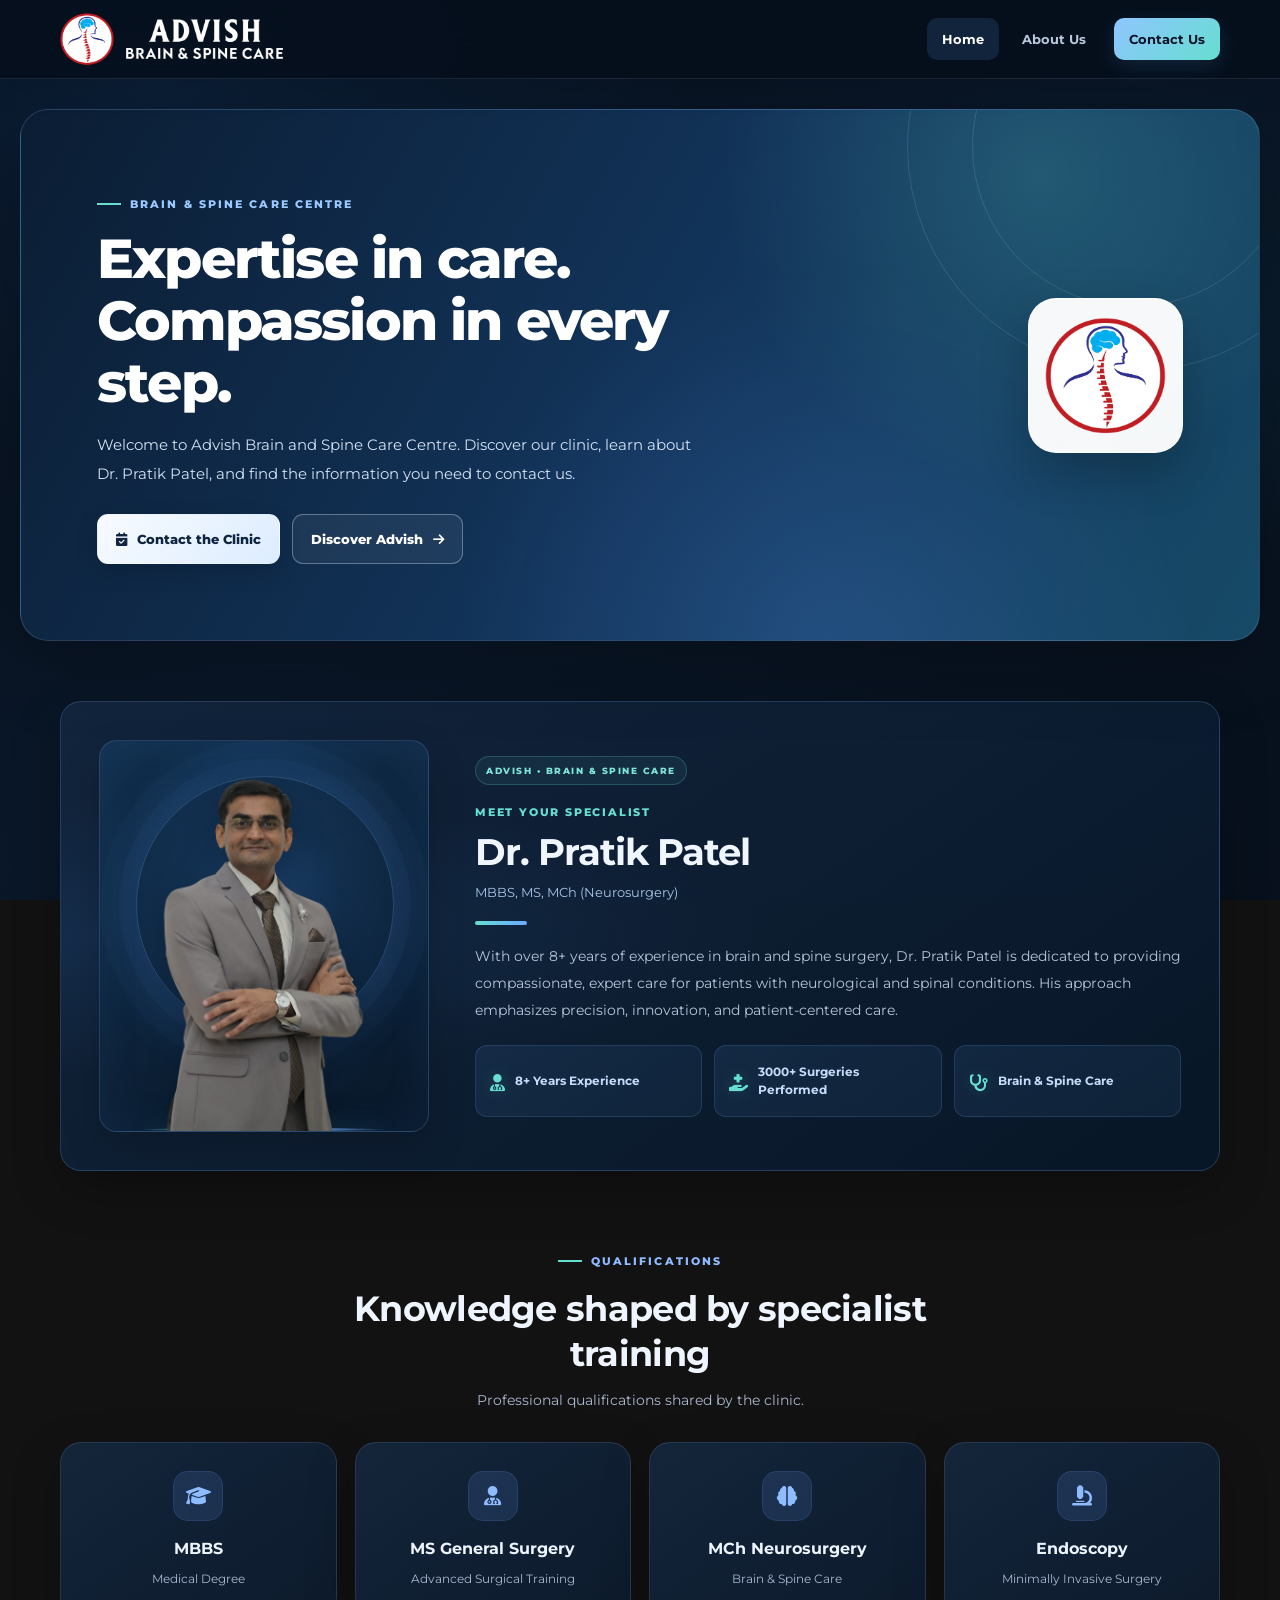
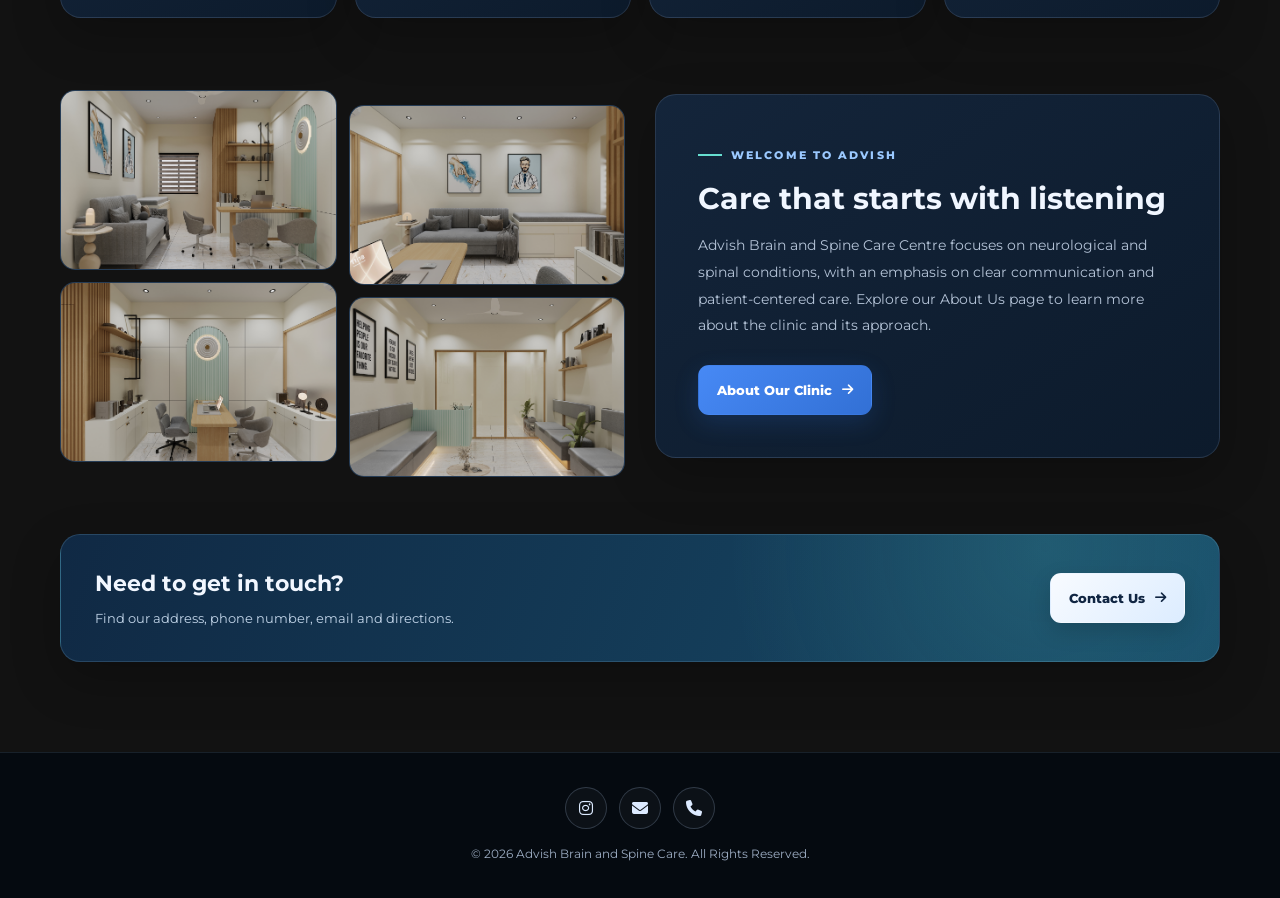
<file: index.html>
<!DOCTYPE html>
<html lang="en">
<head>
<meta charset="UTF-8">
<meta name="viewport" content="width=device-width, initial-scale=1.0">
<link rel="stylesheet" href="style1.css">
<link href="https://fonts.googleapis.com/css2?family=Montserrat:wght@400;500;600;700;800&display=swap" rel="stylesheet">
<link rel="stylesheet" href="https://cdnjs.cloudflare.com/ajax/libs/font-awesome/6.5.0/css/all.min.css">
<meta name="description" content="Advish Brain and Spine Care Centre in Vadodara, Gujarat. Learn about Dr. Pratik Patel and contact the clinic.">
<title>Advish Brain and Spine Care | Vadodara</title>
</head>
<body>
<nav class="navbar" aria-label="Main navigation">
    <a class="brand" href="index.html" aria-label="Advish Brain and Spine Care home"><span class="logo"><img src="logo3.png" alt="Advish logo"></span><img class="brand-name" src="advish-name.png" alt="Advish Brain &amp; Spine Care"></a>
    <ul class="nav-links"><li><a class="active" href="index.html">Home</a></li><li><a href="about.html">About Us</a></li><li><a class="nav-cta" href="contact.html">Contact Us</a></li></ul>
</nav>
<main>
<section class="hero">
    <div class="hero-copy">
        <span class="eyebrow">Brain &amp; Spine Care Centre</span>
        <h1>Expertise in care.<br>Compassion in every step.</h1>
        <p>Welcome to Advish Brain and Spine Care Centre. Discover our clinic, learn about Dr. Pratik Patel, and find the information you need to contact us.</p>
        <div class="hero-actions">
            <a class="button button-light" href="contact.html"><i class="fa-solid fa-calendar-check" aria-hidden="true"></i> Contact the Clinic</a>
            <a class="button button-outline" href="about.html">Discover Advish <i class="fa-solid fa-arrow-right" aria-hidden="true"></i></a>
        </div>
    </div>
    <div class="hero-logo"><img src="logo3.png" alt="Advish Brain and Spine Care logo"></div>
</section>

<section class="section">
    <div class="container doctor-card">
        <div class="doctor-photo"><img src="Pratik2.png" alt="Dr. Pratik Patel" loading="lazy"></div>
        <div class="doctor-info">
            <p class="doctor-tag">Meet your specialist</p>
            <h2>Dr. Pratik Patel</h2>
            <p class="doctor-degrees">MBBS, MS, MCh (Neurosurgery)</p>
            <div class="accent-line"></div>
            <p class="doctor-desc">With over 8+ years of experience in brain and spine surgery, Dr. Pratik Patel is dedicated to providing compassionate, expert care for patients with neurological and spinal conditions. His approach emphasizes precision, innovation, and patient-centered care.</p>
            <div class="highlight-grid">
                <div class="highlight-item"><i class="fa-solid fa-user-doctor" aria-hidden="true"></i><span>8+ Years Experience</span></div>
                <div class="highlight-item"><i class="fa-solid fa-hand-holding-medical" aria-hidden="true"></i><span>3000+ Surgeries Performed</span></div>
                <div class="highlight-item"><i class="fa-solid fa-stethoscope" aria-hidden="true"></i><span>Brain &amp; Spine Care</span></div>
            </div>
        </div>
    </div>
</section>

<section class="section">
    <div class="container">
        <div class="section-heading">
            <span class="eyebrow">Qualifications</span>
            <h2>Knowledge shaped by specialist training</h2>
            <p>Professional qualifications shared by the clinic.</p>
        </div>
        <div class="degree-grid">
            <article class="degree-card"><div class="degree-icon"><i class="fa-solid fa-graduation-cap" aria-hidden="true"></i></div><h3>MBBS</h3><p>Medical Degree</p></article>
            <article class="degree-card"><div class="degree-icon"><i class="fa-solid fa-user-doctor" aria-hidden="true"></i></div><h3>MS General Surgery</h3><p>Advanced Surgical Training</p></article>
            <article class="degree-card"><div class="degree-icon"><i class="fa-solid fa-brain" aria-hidden="true"></i></div><h3>MCh Neurosurgery</h3><p>Brain &amp; Spine Care</p></article>
            <article class="degree-card"><div class="degree-icon"><i class="fa-solid fa-microscope" aria-hidden="true"></i></div><h3>Endoscopy</h3><p>Minimally Invasive Surgery</p></article>
        </div>
    </div>
</section>

<section class="section">
    <div class="container about-split">
        <div class="image-grid" aria-label="Clinic photographs">
            <div class="img-box"><img src="1.jpeg" alt="Clinic reception and waiting area" loading="lazy"></div>
            <div class="img-box"><img src="2.jpeg" alt="Clinic consultation space" loading="lazy"></div>
            <div class="img-box"><img src="3.jpeg" alt="Clinic interior" loading="lazy"></div>
            <div class="img-box"><img src="4.jpeg" alt="Clinic corridor" loading="lazy"></div>
        </div>
        <div class="about-card">
            <span class="eyebrow">Welcome to Advish</span>
            <h2>Care that starts with listening</h2>
            <p>Advish Brain and Spine Care Centre focuses on neurological and spinal conditions, with an emphasis on clear communication and patient-centered care. Explore our About Us page to learn more about the clinic and its approach.</p>
            <div class="contact-actions"><a class="button button-blue" href="about.html">About Our Clinic <i class="fa-solid fa-arrow-right" aria-hidden="true"></i></a></div>
        </div>
    </div>
</section>

<section class="section">
    <div class="container clinic-banner">
        <div><h2>Need to get in touch?</h2><p>Find our address, phone number, email and directions.</p></div>
        <a class="button button-light" href="contact.html">Contact Us <i class="fa-solid fa-arrow-right" aria-hidden="true"></i></a>
    </div>
</section>
</main>
<footer class="site-footer">
    <div class="footer-inner">
        <div class="social-icons">
            <a href="https://www.instagram.com/advishbrainandspinecare0/" target="_blank" rel="noopener noreferrer" aria-label="Instagram"><i class="fa-brands fa-instagram" aria-hidden="true"></i></a>
            <a href="mailto:pratikpatel6590@gmail.com" aria-label="Email"><i class="fa-solid fa-envelope" aria-hidden="true"></i></a>
            <a href="tel:+919909956454" aria-label="Call clinic"><i class="fa-solid fa-phone" aria-hidden="true"></i></a>
        </div>
        <p>© 2026 Advish Brain and Spine Care. All Rights Reserved.</p>
    </div>
</footer>
</body>
</html>
</file>
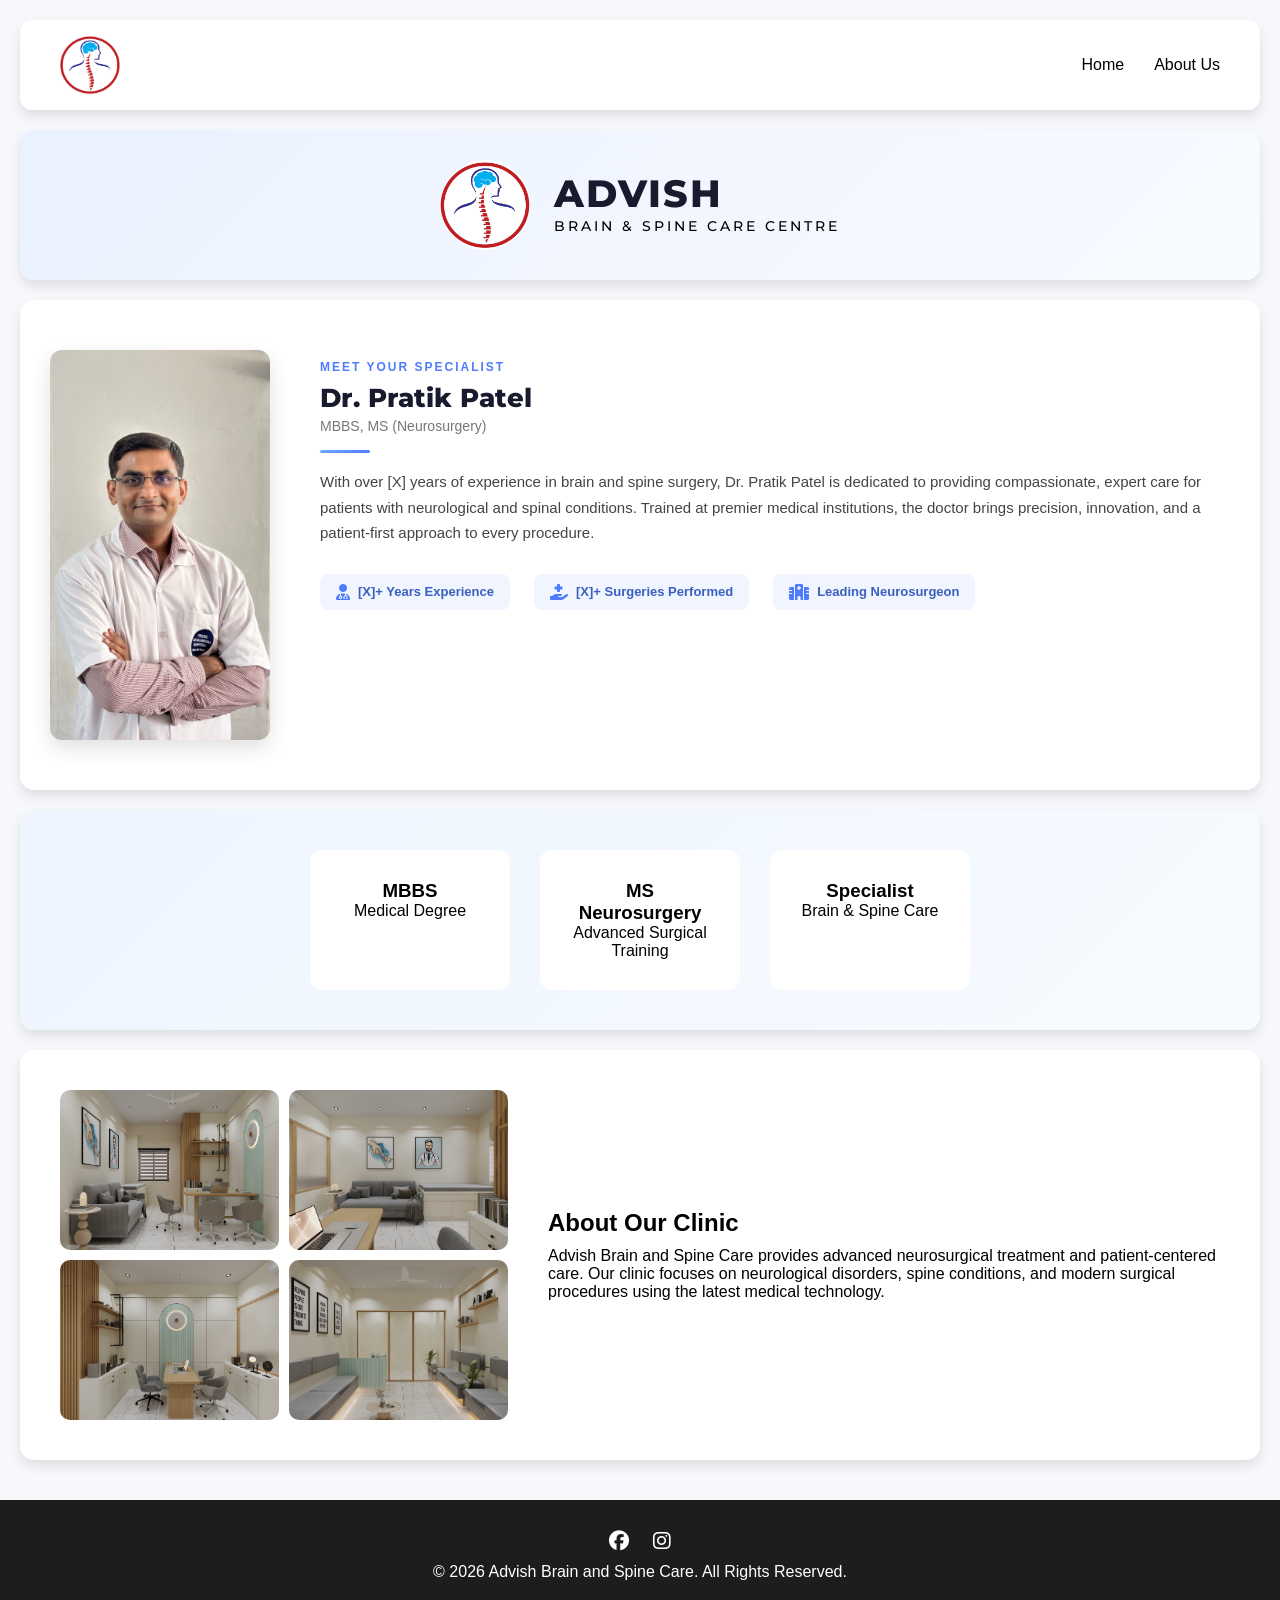
<file: public/index.html>
<!DOCTYPE html>
<html lang="en">
<head>
<meta charset="UTF-8">
<meta name="viewport" content="width=device-width, initial-scale=1.0">
<title>Advish Brain and Spine Care</title>
<link rel="stylesheet" href="style.css">

<!-- Montserrat font -->
<link href="https://fonts.googleapis.com/css2?family=Montserrat:wght@400;500;600;800&display=swap" rel="stylesheet">

<!-- icons -->
<link rel="stylesheet" href="https://cdnjs.cloudflare.com/ajax/libs/font-awesome/6.5.0/css/all.min.css">
</head>

<body>

<!-- NAVBAR -->
<nav class="navbar">
    <div class="logo"><img src="images/advish_logo.jpg" alt="LOGO"></div>

    <ul class="nav-links">
        <li><a href="#hero">Home</a></li>
        <li><a href="#about">About Us</a></li>
    </ul>
</nav>


<!-- HERO SECTION -->
<section class="hero" id="hero">
    <div class="hero-brand">
        <div class="hero-logo">
            <img src="images/advish_logo.jpg" alt="Advish Logo">
        </div>
        <div class="hero-title">
            <span class="hero-name">ADVISH</span>
            <span class="hero-subtitle">BRAIN &amp; SPINE CARE CENTRE</span>
        </div>
    </div>
</section>


<!-- DOCTOR SECTION -->
<section class="doctor-section">

    <div class="doctor-photo">
        <img src="images/Doctor.jpeg" alt="Doctor Photo">
    </div>

    <div class="doctor-info">
        <p class="doctor-tag">Meet Your Specialist</p>
        <h2 class="doctor-name">Dr. Pratik Patel</h2>
        <p class="doctor-degrees">MBBS, MS (Neurosurgery)</p>

        <div class="doctor-divider"></div>

        <p class="doctor-desc">
            With over [X] years of experience in brain and spine surgery,
            Dr. Pratik Patel is dedicated to providing compassionate, expert care
            for patients with neurological and spinal conditions. Trained at
            premier medical institutions, the doctor brings precision,
            innovation, and a patient-first approach to every procedure.
        </p>

        <div class="doctor-highlights">
            <div class="highlight-item">
                <i class="fa-solid fa-user-doctor"></i>
                <span>[X]+ Years Experience</span>
            </div>
            <div class="highlight-item">
                <i class="fa-solid fa-hand-holding-medical"></i>
                <span>[X]+ Surgeries Performed</span>
            </div>
            <div class="highlight-item">
                <i class="fa-solid fa-hospital"></i>
                <span>Leading Neurosurgeon</span>
            </div>
        </div>
    </div>

</section>


<!-- DEGREES SECTION -->
<section class="degrees-section">

    <div class="degree-card">
        <h3>MBBS</h3>
        <p>Medical Degree</p>
    </div>

    <div class="degree-card">
        <h3>MS Neurosurgery</h3>
        <p>Advanced Surgical Training</p>
    </div>

    <div class="degree-card">
        <h3>Specialist</h3>
        <p>Brain &amp; Spine Care</p>
    </div>

</section>


<!-- ABOUT CLINIC -->
<section class="about-clinic" id="about">

    <div class="image-grid">
        <div class="img-box"><img src="images/1.jpeg" alt="Clinic Image 1"></div>
        <div class="img-box"><img src="images/2.jpeg" alt="Clinic Image 2"></div>
        <div class="img-box"><img src="images/3.jpeg" alt="Clinic Image 3"></div>
        <div class="img-box"><img src="images/4.jpeg" alt="Clinic Image 4"></div>
    </div>

    <div class="about-text">
        <h2>About Our Clinic</h2>
        <p>
        Advish Brain and Spine Care provides advanced neurosurgical
        treatment and patient-centered care. Our clinic focuses on
        neurological disorders, spine conditions, and modern surgical
        procedures using the latest medical technology.
        </p>
    </div>

</section>


<!-- FOOTER -->
<footer>

    <div class="social-icons">
        <a href="#"><i class="fa-brands fa-facebook"></i></a>
        <a href="#"><i class="fa-brands fa-instagram"></i></a>
    </div>

    <p>© 2026 Advish Brain and Spine Care. All Rights Reserved.</p>

</footer>

</body>
</html>
</file>
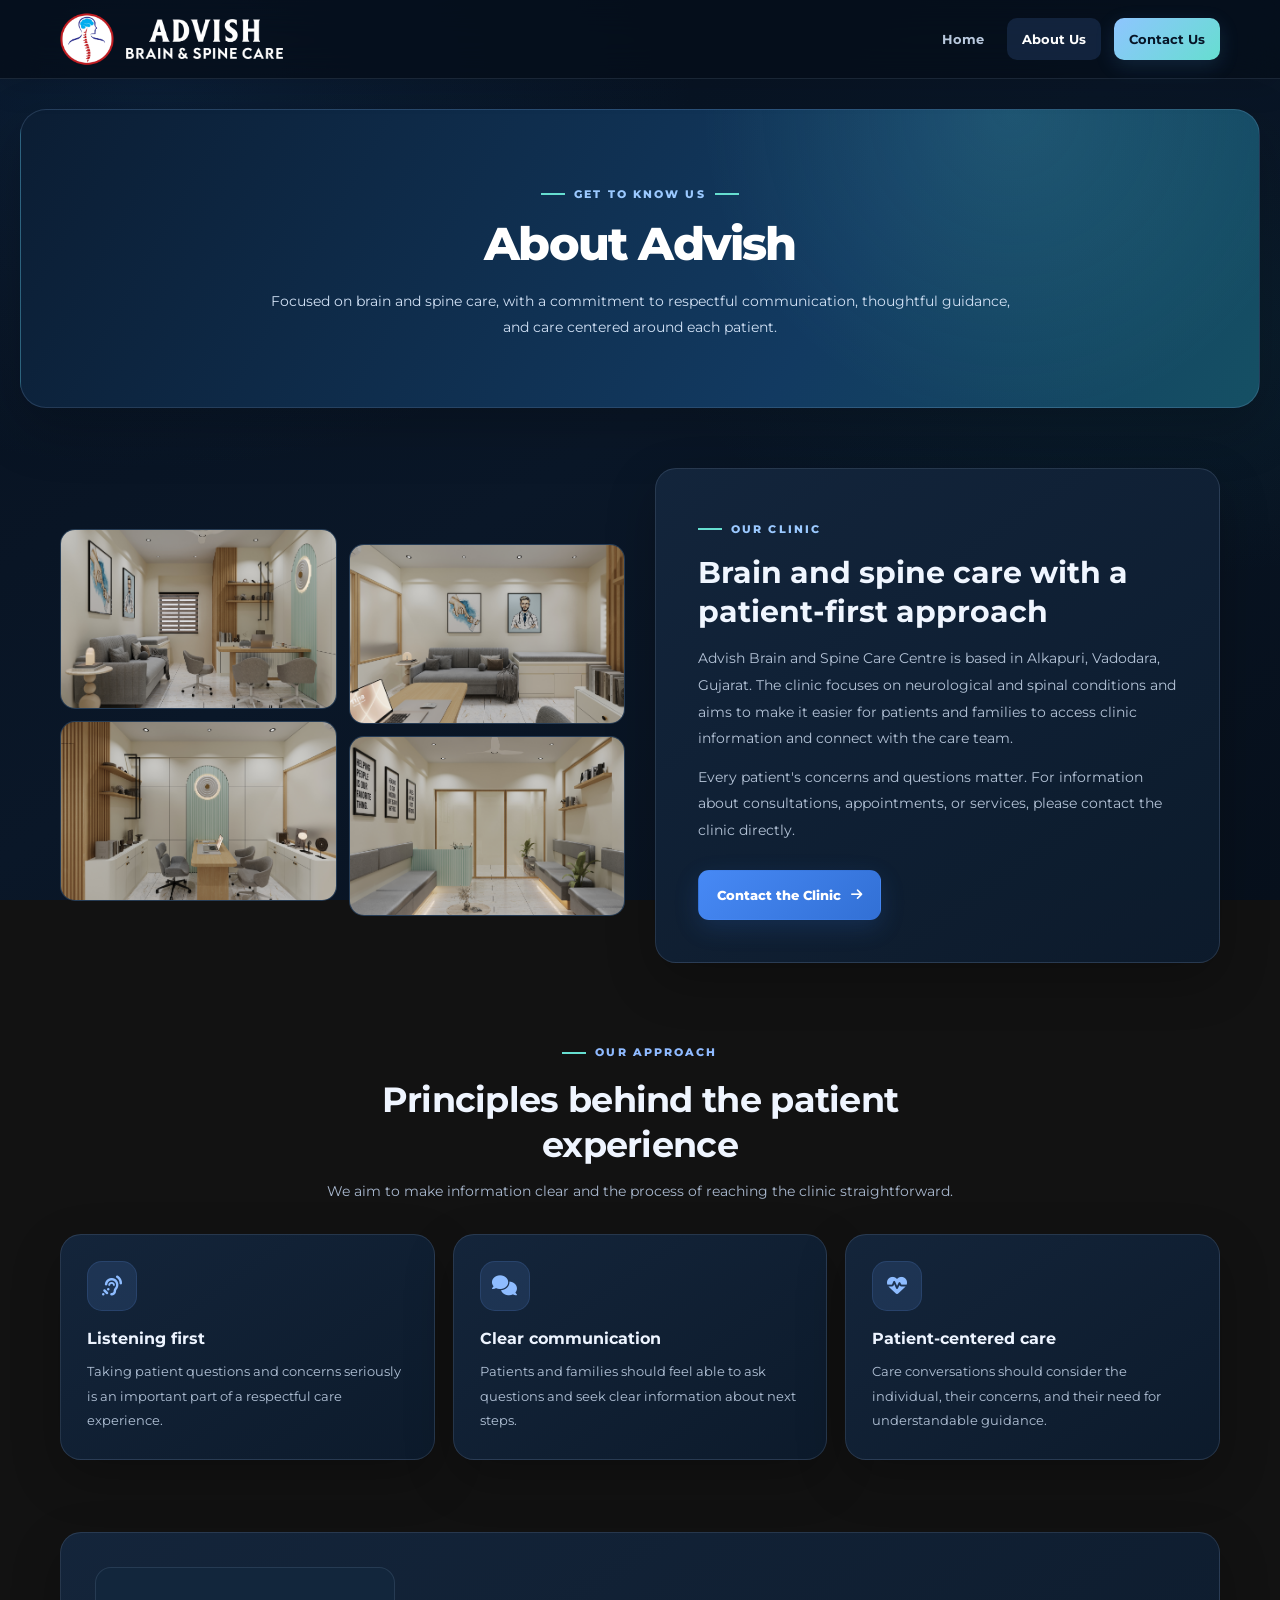
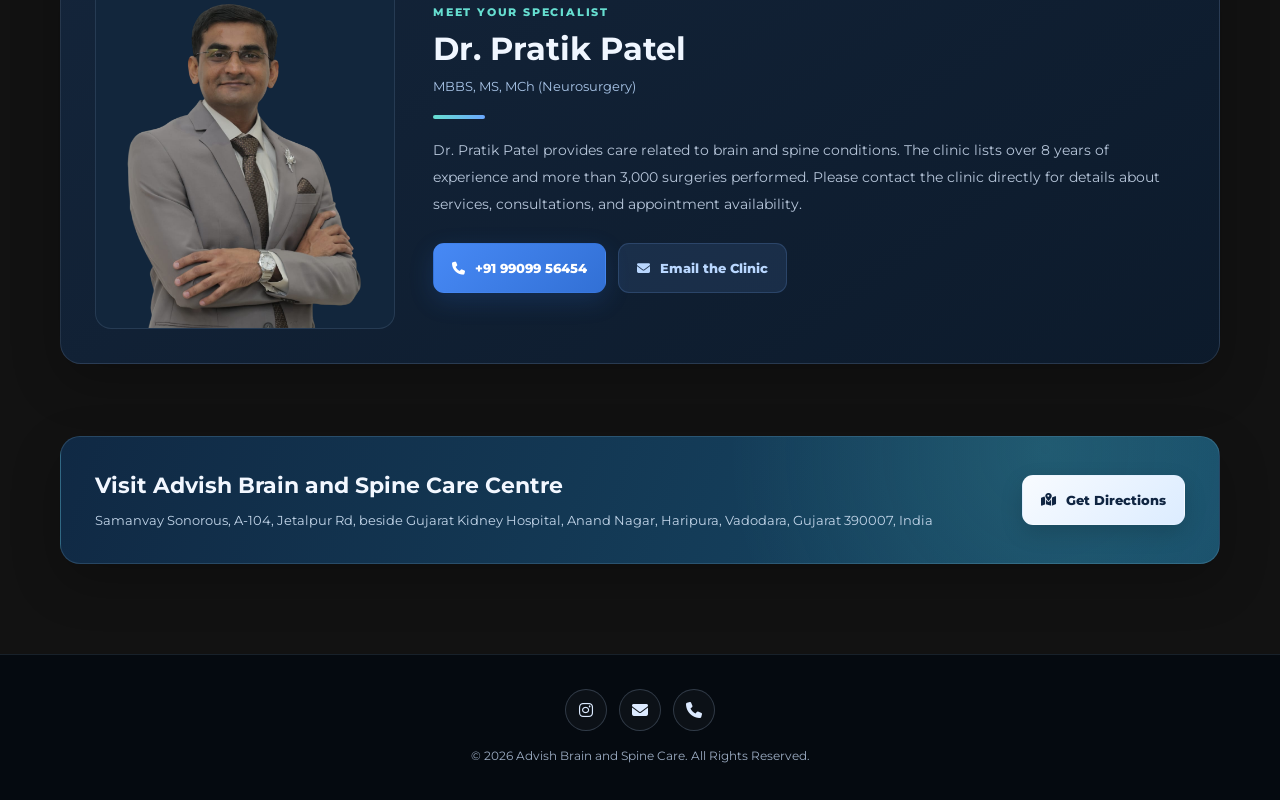
<file: about.html>
<!DOCTYPE html>
<html lang="en">
<head>
<meta charset="UTF-8">
<meta name="viewport" content="width=device-width, initial-scale=1.0">
<link rel="stylesheet" href="style1.css">
<link href="https://fonts.googleapis.com/css2?family=Montserrat:wght@400;500;600;700;800&display=swap" rel="stylesheet">
<link rel="stylesheet" href="https://cdnjs.cloudflare.com/ajax/libs/font-awesome/6.5.0/css/all.min.css">
<meta name="description" content="Learn about Advish Brain and Spine Care Centre and Dr. Pratik Patel in Vadodara, Gujarat.">
<title>About Us | Advish Brain and Spine Care</title>
</head>
<body>
<nav class="navbar" aria-label="Main navigation">
    <a class="brand" href="index.html" aria-label="Advish Brain and Spine Care home"><span class="logo"><img src="logo3.png" alt="Advish logo"></span><img class="brand-name" src="advish-name.png" alt="Advish Brain &amp; Spine Care"></a>
    <ul class="nav-links"><li><a href="index.html">Home</a></li><li><a class="active" href="about.html">About Us</a></li><li><a class="nav-cta" href="contact.html">Contact Us</a></li></ul>
</nav>
<main>
<header class="page-hero">
    <span class="eyebrow">Get to know us</span>
    <h1>About Advish</h1>
    <p>Focused on brain and spine care, with a commitment to respectful communication, thoughtful guidance, and care centered around each patient.</p>
</header>

<section class="section">
    <div class="container about-split">
        <div class="image-grid" aria-label="Photographs of the clinic">
            <div class="img-box"><img src="1.jpeg" alt="Clinic waiting area" loading="lazy"></div>
            <div class="img-box"><img src="2.jpeg" alt="Clinic consultation area" loading="lazy"></div>
            <div class="img-box"><img src="3.jpeg" alt="Clinic interior" loading="lazy"></div>
            <div class="img-box"><img src="4.jpeg" alt="Clinic hallway" loading="lazy"></div>
        </div>
        <article class="about-card">
            <span class="eyebrow">Our clinic</span>
            <h2>Brain and spine care with a patient-first approach</h2>
            <p>Advish Brain and Spine Care Centre is based in Alkapuri, Vadodara, Gujarat. The clinic focuses on neurological and spinal conditions and aims to make it easier for patients and families to access clinic information and connect with the care team.</p>
            <p style="margin-top:12px">Every patient's concerns and questions matter. For information about consultations, appointments, or services, please contact the clinic directly.</p>
            <div class="contact-actions"><a class="button button-blue" href="contact.html">Contact the Clinic <i class="fa-solid fa-arrow-right" aria-hidden="true"></i></a></div>
        </article>
    </div>
</section>

<section class="section">
    <div class="container">
        <div class="section-heading">
            <span class="eyebrow">Our approach</span>
            <h2>Principles behind the patient experience</h2>
            <p>We aim to make information clear and the process of reaching the clinic straightforward.</p>
        </div>
        <div class="value-grid">
            <article class="value-card"><div class="degree-icon"><i class="fa-solid fa-ear-listen" aria-hidden="true"></i></div><h3>Listening first</h3><p>Taking patient questions and concerns seriously is an important part of a respectful care experience.</p></article>
            <article class="value-card"><div class="degree-icon"><i class="fa-solid fa-comments" aria-hidden="true"></i></div><h3>Clear communication</h3><p>Patients and families should feel able to ask questions and seek clear information about next steps.</p></article>
            <article class="value-card"><div class="degree-icon"><i class="fa-solid fa-heart-pulse" aria-hidden="true"></i></div><h3>Patient-centered care</h3><p>Care conversations should consider the individual, their concerns, and their need for understandable guidance.</p></article>
        </div>
    </div>
</section>

<section class="section">
    <div class="container doctor-card">
        <div class="doctor-photo"><img src="Pratik2.png" alt="Dr. Pratik Patel" loading="lazy"></div>
        <div class="doctor-info">
            <p class="doctor-tag">Meet your specialist</p>
            <h2>Dr. Pratik Patel</h2>
            <p class="doctor-degrees">MBBS, MS, MCh (Neurosurgery)</p>
            <div class="accent-line"></div>
            <p class="doctor-desc">Dr. Pratik Patel provides care related to brain and spine conditions. The clinic lists over 8 years of experience and more than 3,000 surgeries performed. Please contact the clinic directly for details about services, consultations, and appointment availability.</p>
            <div class="contact-actions"><a class="button button-blue" href="tel:+919909956454"><i class="fa-solid fa-phone" aria-hidden="true"></i> +91 99099 56454</a><a class="button button-soft" href="mailto:pratikpatel6590@gmail.com"><i class="fa-solid fa-envelope" aria-hidden="true"></i> Email the Clinic</a></div>
        </div>
    </div>
</section>

<section class="section">
    <div class="container clinic-banner">
        <div><h2>Visit Advish Brain and Spine Care Centre</h2><p>Samanvay Sonorous, A-104, Jetalpur Rd, beside Gujarat Kidney Hospital, Anand Nagar, Haripura, Vadodara, Gujarat 390007, India</p></div>
        <a class="button button-light" href="https://www.google.com/maps/place/Advish+Brain+and+Spine+Care/@22.3073517,73.1742334,17z/data=!3m1!4b1!4m6!3m5!1s0x395fc9a1169d68fb:0xdb50adbf54fb9472!8m2!3d22.3073468!4d73.1768083!16s%2Fg%2F11z3lkvvtp?entry=ttu&g_ep=EgoyMDI2MTAxMy4wIKXMDSoASAFQAw%3D%3D" target="_blank" rel="noopener noreferrer"><i class="fa-solid fa-map-location-dot" aria-hidden="true"></i> Get Directions</a>
    </div>
</section>
</main>
<footer class="site-footer">
    <div class="footer-inner">
        <div class="social-icons">
            <a href="https://www.instagram.com/advishbrainandspinecare0/" target="_blank" rel="noopener noreferrer" aria-label="Instagram"><i class="fa-brands fa-instagram" aria-hidden="true"></i></a>
            <a href="mailto:pratikpatel6590@gmail.com" aria-label="Email"><i class="fa-solid fa-envelope" aria-hidden="true"></i></a>
            <a href="tel:+919909956454" aria-label="Call clinic"><i class="fa-solid fa-phone" aria-hidden="true"></i></a>
        </div>
        <p>© 2026 Advish Brain and Spine Care. All Rights Reserved.</p>
    </div>
</footer>
</body>
</html>
</file>
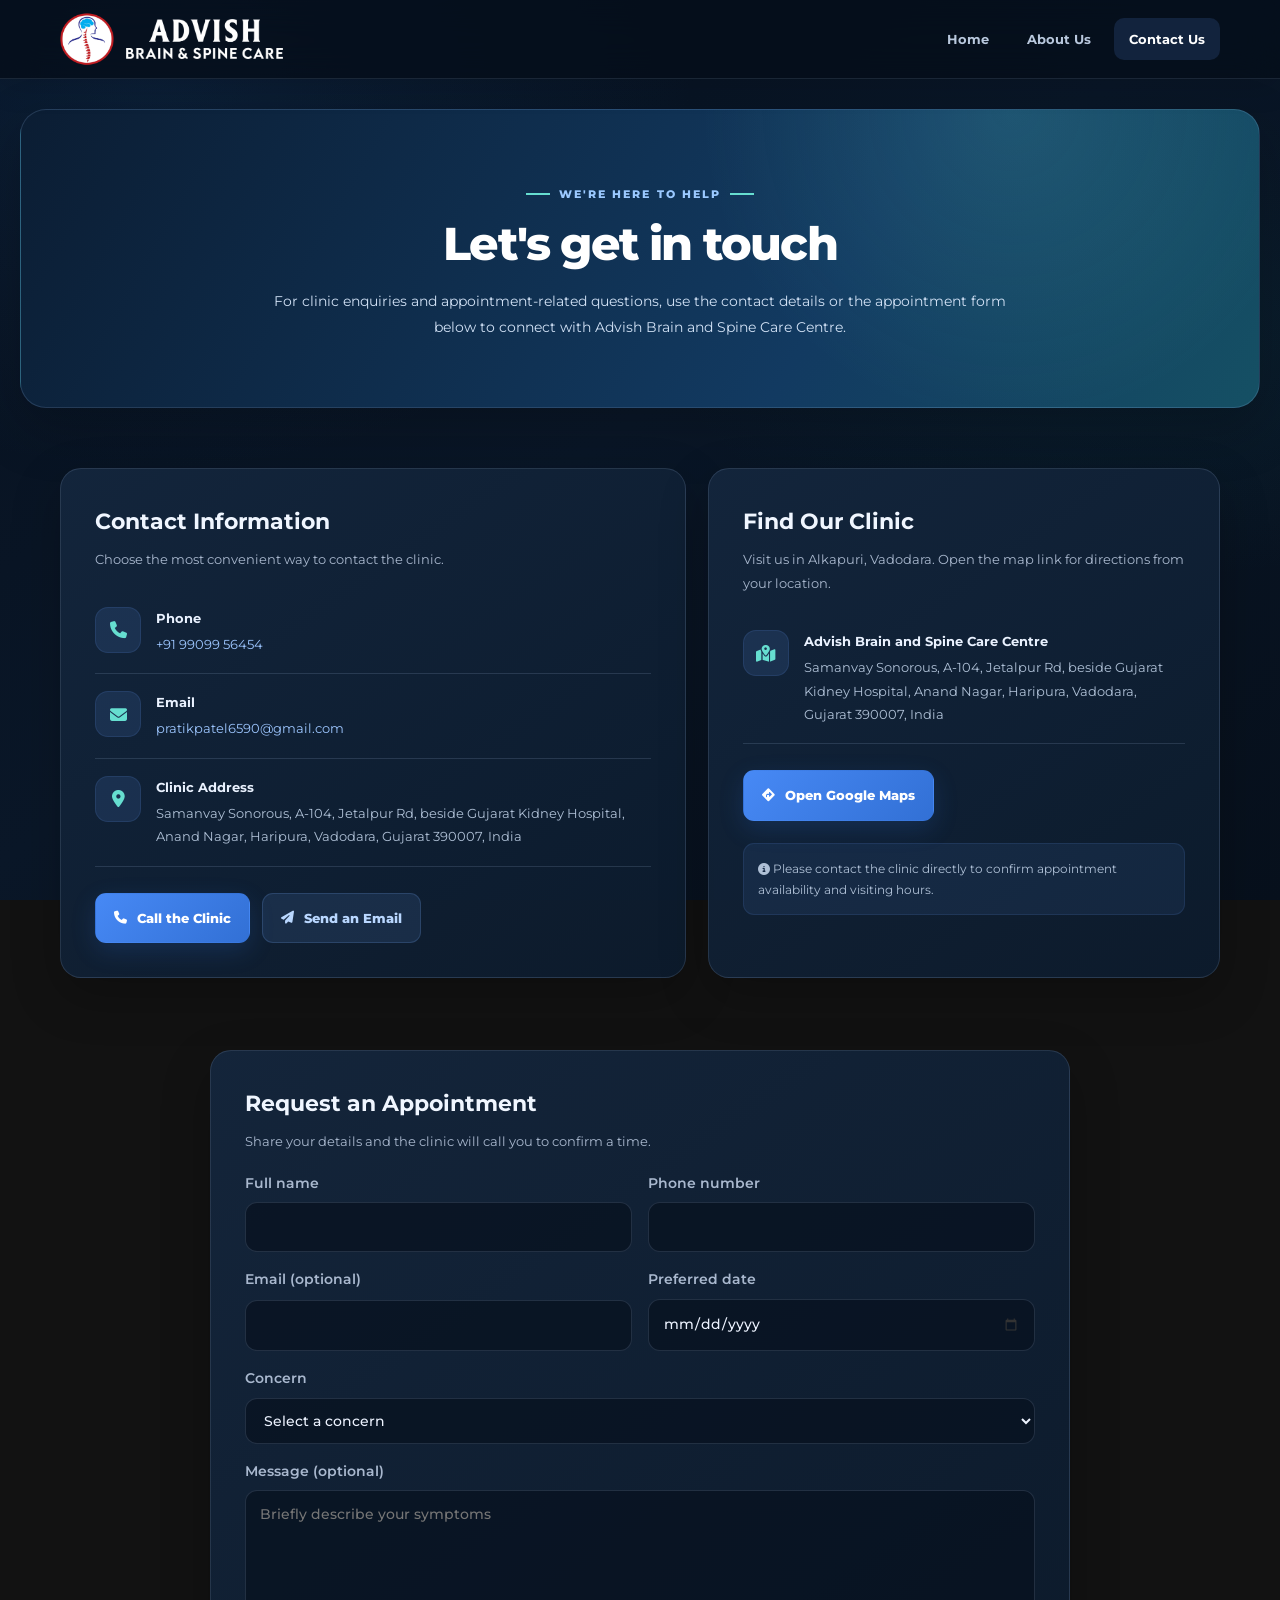
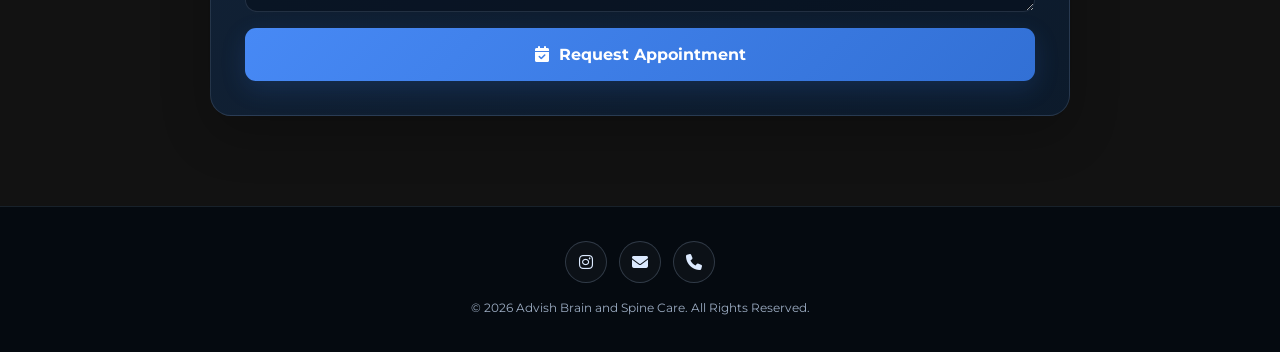
<file: contact.html>
<!DOCTYPE html>
<html lang="en">
<head>
<meta charset="UTF-8">
<meta name="viewport" content="width=device-width, initial-scale=1.0">
<link rel="stylesheet" href="style1.css">
<link href="https://fonts.googleapis.com/css2?family=Montserrat:wght@400;500;600;700;800&display=swap" rel="stylesheet">
<link rel="stylesheet" href="https://cdnjs.cloudflare.com/ajax/libs/font-awesome/6.5.0/css/all.min.css">
<meta name="description" content="Contact Advish Brain and Spine Care Centre in Alkapuri, Vadodara, Gujarat.">
<title>Contact Us | Advish Brain and Spine Care</title>
</head>
<body>
<nav class="navbar" aria-label="Main navigation">
    <a class="brand" href="index.html" aria-label="Advish Brain and Spine Care home"><span class="logo"><img src="logo3.png" alt="Advish logo"></span><img class="brand-name" src="advish-name.png" alt="Advish Brain &amp; Spine Care"></a>
    <ul class="nav-links"><li><a href="index.html">Home</a></li><li><a href="about.html">About Us</a></li><li><a class="active" href="contact.html">Contact Us</a></li></ul>
</nav>
<main>
<header class="page-hero">
    <span class="eyebrow">We're here to help</span>
    <h1>Let's get in touch</h1>
    <p>For clinic enquiries and appointment-related questions, use the contact details or the appointment form below to connect with Advish Brain and Spine Care Centre.</p>
</header>

<section class="section">
    <div class="container contact-layout">
        <section class="contact-panel">
            <h2>Contact Information</h2>
            <p class="panel-intro">Choose the most convenient way to contact the clinic.</p>
            <div class="contact-card">
                <div class="contact-icon"><i class="fa-solid fa-phone" aria-hidden="true"></i></div>
                <div><h3>Phone</h3><p><a href="tel:+919909956454">+91 99099 56454</a></p></div>
            </div>
            <div class="contact-card">
                <div class="contact-icon"><i class="fa-solid fa-envelope" aria-hidden="true"></i></div>
                <div><h3>Email</h3><p><a href="mailto:pratikpatel6590@gmail.com">pratikpatel6590@gmail.com</a></p></div>
            </div>
            <div class="contact-card">
                <div class="contact-icon"><i class="fa-solid fa-location-dot" aria-hidden="true"></i></div>
                <div><h3>Clinic Address</h3><address>Samanvay Sonorous, A-104, Jetalpur Rd, beside Gujarat Kidney Hospital, Anand Nagar, Haripura, Vadodara, Gujarat 390007, India</address></div>
            </div>
            <div class="contact-actions">
                <a class="button button-blue" href="tel:+919909956454"><i class="fa-solid fa-phone" aria-hidden="true"></i> Call the Clinic</a>
                <a class="button button-soft" href="mailto:pratikpatel6590@gmail.com"><i class="fa-solid fa-paper-plane" aria-hidden="true"></i> Send an Email</a>
            </div>
        </section>
        <aside class="contact-panel">
            <h2>Find Our Clinic</h2>
            <p class="panel-intro">Visit us in Alkapuri, Vadodara. Open the map link for directions from your location.</p>
            <div class="contact-card">
                <div class="contact-icon"><i class="fa-solid fa-map-location-dot" aria-hidden="true"></i></div>
                <div><h3>Advish Brain and Spine Care Centre</h3><address>Samanvay Sonorous, A-104, Jetalpur Rd, beside Gujarat Kidney Hospital, Anand Nagar, Haripura, Vadodara, Gujarat 390007, India</address></div>
            </div>
            <div class="contact-actions"><a class="button button-blue" href="https://www.google.com/maps/dir//Advish+Brain+and+Spine+Care,+Samanvay+Sonorous,+A-104,+Jetalpur+Rd,+beside+Gujarat+Kidney+Hospital,+Anand+Nagar,+Haripura,+Vadodara,+Gujarat+390007,+India/@22.3073468,73.1742334,17z/data=!4m17!1m7!3m6!1s0x395fc9a1169d68fb:0xdb50adbf54fb9472!2sAdvish+Brain+and+Spine+Care!8m2!3d22.3073468!4d73.1768083!16s%2Fg%2F11z3lkvvtp!4m8!1m0!1m5!1m1!1s0x395fc9a1169d68fb:0xdb50adbf54fb9472!2m2!1d73.1768083!2d22.3073468!3e3?entry=ttu&g_ep=EgoyMDI2MTAxMy4wIKXMDSoASAFQAw%3D%3D" target="_blank" rel="noopener noreferrer"><i class="fa-solid fa-diamond-turn-right" aria-hidden="true"></i> Open Google Maps</a></div>
            <div class="contact-note"><i class="fa-solid fa-circle-info" aria-hidden="true"></i> Please contact the clinic directly to confirm appointment availability and visiting hours.</div>
        </aside>
    </div>
</section>

<section class="section" id="appointment">
    <div class="container">
        <section class="contact-panel appointment-panel">
            <h2>Request an Appointment</h2>
            <p class="panel-intro">Share your details and the clinic will call you to confirm a time.</p>
            <form id="appointment-form" class="appointment-form" action="https://formspree.io/f/moeddnyg" method="POST">
                <label class="field">Full name<input type="text" name="name" autocomplete="name" required></label>
                <label class="field">Phone number<input type="tel" name="phone" autocomplete="tel" pattern="[0-9+\s\-]{8,15}" required></label>
                <label class="field">Email (optional)<input type="email" name="email" autocomplete="email"></label>
                <label class="field">Preferred date<input type="date" name="preferred_date" required></label>
                <label class="field field-wide">Concern
                    <select name="concern" required>
                        <option value="">Select a concern</option>
                        <option>Back / spine pain</option>
                        <option>Neck pain</option>
                        <option>Headache / migraine</option>
                        <option>Head or spine injury</option>
                        <option>Second opinion for surgery</option>
                        <option>Other</option>
                    </select>
                </label>
                <label class="field field-wide">Message (optional)<textarea name="message" rows="4" placeholder="Briefly describe your symptoms"></textarea></label>
                <input type="hidden" name="_subject" value="New appointment request - Advish website">
                <input type="text" name="_gotcha" class="hp" tabindex="-1" autocomplete="off" aria-hidden="true">
                <button type="submit" class="button button-blue field-wide"><i class="fa-solid fa-calendar-check" aria-hidden="true"></i> Request Appointment</button>
                <p id="form-status" class="form-status field-wide" role="status" hidden></p>
            </form>
        </section>
    </div>
</section>
</main>
<footer class="site-footer">
    <div class="footer-inner">
        <div class="social-icons">
            <a href="https://www.instagram.com/advishbrainandspinecare0/" target="_blank" rel="noopener noreferrer" aria-label="Instagram"><i class="fa-brands fa-instagram" aria-hidden="true"></i></a>
            <a href="mailto:pratikpatel6590@gmail.com" aria-label="Email"><i class="fa-solid fa-envelope" aria-hidden="true"></i></a>
            <a href="tel:+919909956454" aria-label="Call clinic"><i class="fa-solid fa-phone" aria-hidden="true"></i></a>
        </div>
        <p>© 2026 Advish Brain and Spine Care. All Rights Reserved.</p>
    </div>
</footer>
<script>
(function () {
    var form = document.getElementById('appointment-form');
    var status = document.getElementById('form-status');
    var dateInput = form.querySelector('[name="preferred_date"]');
    dateInput.min = new Date().toISOString().split('T')[0];
    function show(msg, ok) { status.hidden = false; status.textContent = msg; status.className = 'form-status field-wide ' + (ok ? 'ok' : 'err'); }
    form.addEventListener('submit', function (e) {
        e.preventDefault();
        var btn = form.querySelector('button'); btn.disabled = true;
        fetch(form.action, { method: 'POST', body: new FormData(form), headers: { Accept: 'application/json' } })
            .then(function (r) {
                if (r.ok) { form.reset(); show('Thank you! Your request has been sent. The clinic will call you to confirm.', true); return; }
                return r.json().then(function (data) {
                    var msg = data && data.errors ? data.errors.map(function (er) { return er.message; }).join(' ') : '';
                    show((msg || 'Sorry, your request could not be sent.') + ' You can also call +91 99099 56454.', false);
                });
            })
            .catch(function () { show('Sorry, something went wrong. Please check your connection or call +91 99099 56454.', false); })
            .finally(function () { btn.disabled = false; });
    });
})();
</script>
</body>
</html>
</file>
<file: style1.css>
/* Advish Brain & Spine Care — premium dark theme */
:root {
  color-scheme: dark;
  --navy: #eaf2ff;
  --blue: #6da8ff;
  --blue-dark: #3f83f4;
  --sky: rgba(91, 143, 222, .14);
  --ink: #edf3ff;
  --muted: #a9b8ce;
  --line: rgba(166, 194, 231, .16);
  --surface: rgba(18, 34, 55, .82);
  --page: #07111f;
  --teal: #66ded0;
  --shadow: 0 18px 50px rgba(0, 0, 0, .24);
}
* { margin: 0; padding: 0; box-sizing: border-box; }
html { scroll-behavior: smooth; scroll-padding-top: 90px; }
body {
  font-family: 'Montserrat', Arial, Helvetica, sans-serif;
  background:
    radial-gradient(ellipse at 12% 8%, rgba(29, 87, 151, .19), transparent 34%),
    radial-gradient(ellipse at 90% 38%, rgba(16, 116, 130, .10), transparent 30%),
    linear-gradient(145deg, #07111f 0%, #0a1728 48%, #07101c 100%);
  background-attachment: fixed;
  color: var(--ink);
  line-height: 1.7;
  min-height: 100vh;
}
img { max-width: 100%; }
a { color: inherit; }
.container { width: min(1160px, calc(100% - 40px)); margin-inline: auto; }
.navbar {
  position: sticky; top: 0; z-index: 20;
  display: flex; justify-content: space-between; align-items: center;
  gap: 24px; padding: 12px max(24px, calc((100vw - 1160px) / 2));
  background: rgba(5, 14, 26, .82); backdrop-filter: blur(18px);
  border-bottom: 1px solid rgba(166, 194, 231, .13);
  box-shadow: 0 8px 30px rgba(0, 0, 0, .12);
}
.brand { display: flex; align-items: center; gap: 12px; text-decoration: none; min-width: 0; }
.brand-name { height: 40px; width: auto; display: block; }
.logo { width: 54px; height: 54px; display: flex; align-items: center; justify-content: center; flex-shrink: 0; }
.logo img { width: 100%; height: 100%; object-fit: contain; }
.nav-links { display: flex; align-items: center; gap: 8px; list-style: none; }
.nav-links a {
  display: inline-flex; align-items: center; padding: 10px 15px;
  border-radius: 10px; text-decoration: none; color: #b9c8dd;
  font-size: 13px; font-weight: 700; transition: .22s ease;
}
.nav-links a:hover, .nav-links a.active { color: #fff; background: rgba(92, 151, 245, .15); }
.nav-links .nav-cta {
  color: #061426; background: linear-gradient(135deg, #8ec5ff, #66ded0);
  margin-left: 5px; box-shadow: 0 6px 20px rgba(80, 160, 225, .16);
}
.nav-links .nav-cta:hover { color: #061426; filter: brightness(1.06); transform: translateY(-1px); }
.hero {
  position: relative; isolation: isolate; overflow: hidden; margin: 30px auto 24px;
  width: min(1240px, calc(100% - 40px)); min-height: 360px;
  display: flex; align-items: center; justify-content: space-between; gap: 30px;
  padding: clamp(30px, 6vw, 76px); border-radius: 28px;
  color: white;
  background:
    radial-gradient(circle at 82% 12%, rgba(102, 222, 208, .18), transparent 28%),
    radial-gradient(circle at 65% 100%, rgba(91, 145, 255, .20), transparent 38%),
    linear-gradient(120deg, #0b1d33 0%, #12345a 52%, #164a67 100%);
  border: 1px solid rgba(169, 207, 255, .18);
  box-shadow: 0 24px 70px rgba(0, 0, 0, .25);
}
.hero::before, .hero::after {
  content: ""; position: absolute; z-index: -1; border: 1px solid rgba(210, 232, 255, .13);
  border-radius: 50%; pointer-events: none;
}
.hero::before { width: 450px; height: 450px; right: -100px; top: -190px; }
.hero::after { width: 320px; height: 320px; right: -35px; top: -125px; }
.hero-copy { position: relative; z-index: 1; max-width: 700px; }
.eyebrow {
  display: inline-flex; align-items: center; gap: 9px;
  color: #9bc9ff; font-size: 11px; font-weight: 800; letter-spacing: 2.1px;
  text-transform: uppercase; margin-bottom: 15px;
}
.eyebrow::before { content: ""; width: 24px; height: 2px; background: var(--teal); }
.hero h1, .page-hero h1 {
  font-family: 'Montserrat', Arial, sans-serif; font-size: clamp(32px, 5vw, 55px);
  letter-spacing: -1.8px; line-height: 1.12; margin-bottom: 18px; font-weight: 800;
}
.hero p { max-width: 610px; color: #d3e2f5; font-size: 15px; line-height: 1.9; }
.hero-logo {
  position: relative; z-index: 1; flex: 0 0 155px; width: 155px; height: 155px;
  display: flex; align-items: center; justify-content: center; padding: 16px;
  background: rgba(255, 255, 255, .96); border: 1px solid rgba(255,255,255,.6);
  border-radius: 28px; box-shadow: 0 18px 48px rgba(0, 0, 0, .24);
}
.hero-logo img { width: 100%; height: 100%; object-fit: contain; }
.hero-actions, .contact-actions { display: flex; flex-wrap: wrap; gap: 12px; margin-top: 26px; }
.button {
  display: inline-flex; align-items: center; justify-content: center; gap: 10px;
  padding: 13px 18px; border: 1px solid transparent; border-radius: 11px; text-decoration: none;
  font-size: 13px; font-weight: 800; transition: transform .2s, background .2s, box-shadow .2s, border-color .2s;
  cursor: pointer;
}
.button:hover { transform: translateY(-2px); }
.button-light { background: linear-gradient(135deg, #f8fbff, #dcecff); color: #102542; box-shadow: 0 8px 22px rgba(0,0,0,.15); }
.button-light:hover { background: #fff; box-shadow: 0 10px 28px rgba(0,0,0,.2); }
.button-outline { color: white; border-color: rgba(220, 236, 255, .35); background: rgba(255,255,255,.06); }
.button-outline:hover { background: rgba(255,255,255,.12); border-color: rgba(220,236,255,.6); }
.button-blue { background: linear-gradient(135deg, #4789f5, #3270d5); color: white; box-shadow: 0 8px 24px rgba(47,111,209,.2); }
.button-blue:hover { background: linear-gradient(135deg, #5a9aff, #3979e3); }
.button-soft { background: rgba(105, 157, 239, .13); color: #b9d7ff; border-color: rgba(117, 168, 244, .19); }
.button-soft:hover { background: rgba(105, 157, 239, .21); }
.section { padding: 36px 0; }
.section-heading { max-width: 720px; margin: 0 auto 30px; text-align: center; }
.section-heading .eyebrow { color: #8fbaff; justify-content: center; }
.section-heading h2 {
  font-family: 'Montserrat', Arial, sans-serif; font-size: clamp(25px, 3vw, 35px);
  letter-spacing: -.7px; line-height: 1.3; margin-bottom: 12px; color: #eff5ff;
}
.section-heading p { color: var(--muted); font-size: 14px; }
.doctor-card, .panel, .about-card, .contact-panel, .value-card, .degree-card {
  background: linear-gradient(145deg, rgba(20, 38, 61, .94), rgba(12, 27, 45, .94));
  border: 1px solid var(--line); border-radius: 21px; box-shadow: var(--shadow);
}
.doctor-card {
  display: grid; grid-template-columns: 300px 1fr; gap: 38px;
  padding: 34px; align-items: center;
}
.doctor-photo { min-height: 360px; overflow: hidden; border-radius: 16px; background: #12263c; border: 1px solid rgba(180, 208, 242, .12); }
.doctor-photo img { display: block; width: 100%; height: 360px; object-fit: cover; object-position: center top; }
.doctor-tag { color: var(--teal); font-size: 11px; font-weight: 800; letter-spacing: 1.8px; text-transform: uppercase; margin-bottom: 8px; }
.doctor-info h2 { font-family: 'Montserrat', Arial, sans-serif; color: #f0f6ff; font-size: clamp(25px, 3vw, 32px); line-height: 1.25; margin-bottom: 6px; }
.doctor-degrees { color: #a9c5e8; font-size: 13px; margin-bottom: 18px; }
.accent-line { width: 52px; height: 4px; border-radius: 5px; background: linear-gradient(90deg, var(--teal), #6ba8ff); margin-bottom: 18px; }
.doctor-desc { color: #b6c5d9; line-height: 1.9; font-size: 14px; }
.highlight-grid { display: grid; grid-template-columns: repeat(3, minmax(0,1fr)); gap: 12px; margin-top: 22px; }
.highlight-item {
  display: flex; align-items: flex-start; gap: 10px; padding: 14px;
  background: rgba(79, 130, 205, .11); border: 1px solid rgba(124, 170, 234, .12);
  border-radius: 12px; color: #c6dcfb; font-size: 12px; font-weight: 700; line-height: 1.5;
}
.highlight-item i { color: var(--teal); margin-top: 3px; font-size: 15px; }
.degree-grid { display: grid; grid-template-columns: repeat(4, minmax(0,1fr)); gap: 18px; }
.degree-card { padding: 28px 24px; text-align: center; transition: transform .25s, box-shadow .25s, border-color .25s; }
.degree-card:hover, .value-card:hover { transform: translateY(-4px); box-shadow: 0 22px 48px rgba(0,0,0,.28); border-color: rgba(111, 170, 255, .34); }
.degree-icon { width: 50px; height: 50px; display: grid; place-items: center; border-radius: 15px; margin: 0 auto 14px; background: rgba(99, 157, 246, .14); border: 1px solid rgba(99, 157, 246, .15); color: #8ebcff; font-size: 20px; }
.degree-card h3 { color: #edf4ff; font-size: 16px; margin-bottom: 6px; }
.degree-card p { color: var(--muted); font-size: 12px; }
.about-split { display: grid; grid-template-columns: 1fr 1fr; gap: 30px; align-items: center; }
.image-grid { display: grid; grid-template-columns: repeat(2,1fr); gap: 12px; }
.img-box { height: 180px; overflow: hidden; border-radius: 15px; background: #142941; border: 1px solid rgba(166, 194, 231, .12); }
.img-box:nth-child(even) { transform: translateY(15px); }
.img-box img { display: block; width: 100%; height: 100%; object-fit: cover; transition: transform .4s, filter .4s; }
.img-box:hover img { transform: scale(1.055); filter: saturate(1.08); }
.about-card { padding: clamp(24px, 4vw, 42px); }
.about-card h2 { color: #f0f6ff; font-family: 'Montserrat', Arial, sans-serif; font-size: clamp(25px, 3vw, 30px); line-height: 1.3; margin-bottom: 14px; }
.about-card p { color: #b4c3d7; line-height: 1.9; font-size: 14px; }
.contact-list { display: grid; gap: 15px; list-style: none; margin-top: 22px; }
.contact-list li { display: flex; align-items: flex-start; gap: 12px; color: #b9c8dc; line-height: 1.7; overflow-wrap: anywhere; }
.contact-list i { width: 20px; margin-top: 4px; text-align: center; color: var(--teal); }
.contact-list a { color: #9bc4ff; text-decoration: none; }
.contact-list a:hover { text-decoration: underline; }
.clinic-banner {
  display: flex; align-items: center; justify-content: space-between; gap: 24px;
  padding: 30px 34px; border-radius: 20px; color: white;
  background:
    radial-gradient(circle at 85% 10%, rgba(102, 222, 208, .14), transparent 32%),
    linear-gradient(110deg, #102944, #174b68);
  border: 1px solid rgba(146, 198, 231, .18); box-shadow: var(--shadow);
}
.clinic-banner h2 { font-family: 'Montserrat', Arial, sans-serif; font-size: 22px; margin-bottom: 5px; color: #f2f7ff; }
.clinic-banner p { color: #c2d5e9; font-size: 13px; line-height: 1.8; }
.page-hero {
  margin: 30px auto 24px; width: min(1240px, calc(100% - 40px));
  padding: clamp(38px, 6vw, 66px); border-radius: 26px;
  background:
    radial-gradient(circle at 80% 0%, rgba(102, 222, 208, .15), transparent 30%),
    linear-gradient(120deg, #0b1d33, #123a61 65%, #155064);
  color: white; text-align: center; border: 1px solid rgba(169, 207, 255, .16);
  box-shadow: 0 20px 55px rgba(0,0,0,.22);
}
.page-hero .eyebrow { justify-content: center; }
.page-hero .eyebrow::after { content: ""; width: 24px; height: 2px; background: var(--teal); }
.page-hero h1 { font-size: clamp(32px, 4.5vw, 46px); }
.page-hero p { max-width: 760px; margin: 0 auto; color: #d1e1f5; line-height: 1.9; font-size: 14px; }
.contact-layout { display: grid; grid-template-columns: 1.1fr .9fr; gap: 22px; align-items: stretch; }
.contact-panel { padding: clamp(23px, 3vw, 34px); }
.contact-panel h2 { color: #f0f6ff; font-family: 'Montserrat', Arial, sans-serif; font-size: 22px; margin-bottom: 8px; }
.panel-intro { color: var(--muted); line-height: 1.8; font-size: 13px; margin-bottom: 18px; }
.contact-card { display: flex; gap: 15px; padding: 17px 0; border-bottom: 1px solid var(--line); }
.contact-card:last-of-type { border-bottom: 0; }
.contact-icon { flex: 0 0 46px; width: 46px; height: 46px; display: grid; place-items: center; border-radius: 13px; background: rgba(99, 157, 246, .13); color: var(--teal); font-size: 17px; border: 1px solid rgba(99, 157, 246, .13); }
.contact-card h3 { font-size: 13px; color: #eaf2ff; margin-bottom: 4px; }
.contact-card p, .contact-card address { font-size: 13px; font-style: normal; color: #afc0d6; line-height: 1.8; overflow-wrap: anywhere; }
.contact-card a { color: #9dc6ff; text-decoration: none; }
.contact-card a:hover { color: white; text-decoration: underline; }
.contact-note { margin-top: 22px; padding: 14px; background: rgba(99, 157, 246, .09); border: 1px solid rgba(99, 157, 246, .12); border-radius: 11px; color: #afc0d6; font-size: 12px; line-height: 1.75; }
.value-grid { display: grid; grid-template-columns: repeat(3, minmax(0,1fr)); gap: 18px; }
.value-card { padding: 26px; transition: transform .25s, box-shadow .25s, border-color .25s; }
.value-card h3 { color: #edf4ff; margin: 14px 0 7px; font-size: 16px; }
.value-card p { color: #b2c2d7; font-size: 13px; line-height: 1.9; }
.value-card .degree-icon { margin: 0; }
.site-footer { margin-top: 54px; padding: 34px 20px; background: rgba(3, 9, 17, .82); border-top: 1px solid rgba(166, 194, 231, .12); color: white; text-align: center; }
.footer-inner { width: min(1160px,100%); margin: 0 auto; }
.social-icons { display: flex; justify-content: center; gap: 12px; margin-bottom: 15px; }
.social-icons a { width: 42px; height: 42px; display: grid; place-items: center; border: 1px solid rgba(177, 204, 239, .22); border-radius: 50%; color: #dceaff; text-decoration: none; transition: .22s; background: rgba(255,255,255,.03); }
.social-icons a:hover { color: #061426; background: var(--teal); border-color: var(--teal); transform: translateY(-3px); }
.site-footer p { color: #9cacc2; font-size: 12px; }
a:focus-visible { outline: 2px solid var(--teal); outline-offset: 4px; }
::selection { background: rgba(102, 222, 208, .3); color: white; }
@media (prefers-reduced-motion: reduce) {
  *, *::before, *::after { scroll-behavior: auto !important; transition-duration: .01ms !important; animation-duration: .01ms !important; }
}
@media (max-width: 850px) {
  .hero { min-height: auto; }
  .hero-logo { flex-basis: 115px; width: 115px; height: 115px; }
  .doctor-card { grid-template-columns: 230px 1fr; gap: 24px; padding: 24px; }
  .doctor-photo, .doctor-photo img { height: 320px; min-height: 320px; }
  .highlight-grid { grid-template-columns: 1fr; }
  .degree-grid { grid-template-columns: repeat(2, minmax(0,1fr)); }
  .about-split { gap: 22px; }
  .contact-layout { grid-template-columns: 1fr; }
}
@media (max-width: 620px) {
  .container { width: calc(100% - 28px); }
  .navbar { padding: 9px 14px; gap: 8px; }
  .logo { width: 43px; height: 43px; }
  .brand { gap: 8px; }
  .brand-name { height: 22px; }
  .nav-links { gap: 2px; }
  .nav-links a { padding: 9px 8px; font-size: 11px; }
  .nav-links .nav-cta { margin-left: 0; }
  .hero, .page-hero { width: calc(100% - 24px); margin: 14px auto; border-radius: 19px; }
  .hero { padding: 30px 23px; }
  .hero-logo { display: none; }
  .hero h1 { font-size: 34px; letter-spacing: -1px; }
  .hero p { font-size: 14px; }
  .hero-actions { flex-direction: column; align-items: stretch; }
  .button { width: 100%; }
  .section { padding: 25px 0; }
  .doctor-card { grid-template-columns: 1fr; gap: 22px; padding: 18px; }
  .doctor-photo { min-height: 0; }
  .doctor-photo img { height: 300px; object-fit: contain; }
  .degree-grid, .value-grid { grid-template-columns: 1fr; }
  .about-split { grid-template-columns: 1fr; }
  .img-box { height: 135px; }
  .about-card { padding: 23px; }
  .about-card h2 { font-size: 25px; }
  .clinic-banner { flex-direction: column; align-items: flex-start; padding: 24px; }
  .page-hero { padding: 36px 22px; }
  .contact-panel { padding: 22px 18px; }
  .contact-card { gap: 12px; }
}


/* --- Home page: creative transparent doctor portrait treatment --- */
/* This selector targets the doctor card directly below the hero on index.html only. */
.hero + .section .doctor-card {
  grid-template-columns: minmax(260px, 330px) minmax(0, 1fr);
  gap: clamp(26px, 4vw, 46px);
  padding: clamp(22px, 3.5vw, 38px);
  background:
    radial-gradient(ellipse at 5% 50%, rgba(56, 126, 218, .12), transparent 42%),
    linear-gradient(145deg, rgba(19, 38, 62, .96), rgba(8, 23, 40, .97));
  border-color: rgba(124, 181, 255, .22);
}
.hero + .section .doctor-photo {
  position: relative;
  isolation: isolate;
  display: flex;
  align-items: flex-end;
  justify-content: center;
  min-height: 390px;
  overflow: hidden;
  border-radius: 18px;
  background:
    radial-gradient(ellipse at 50% 45%, rgba(73, 154, 255, .27) 0%, rgba(40, 105, 180, .12) 35%, transparent 68%),
    linear-gradient(155deg, rgba(18, 48, 78, .92), rgba(8, 22, 38, .72));
  border: 1px solid rgba(140, 194, 255, .20);
  box-shadow: inset 0 0 45px rgba(73, 154, 255, .08), 0 16px 38px rgba(0, 0, 0, .18);
}
.hero + .section .doctor-photo::before {
  content: "";
  position: absolute;
  z-index: -1;
  width: 78%;
  aspect-ratio: 1;
  left: 11%;
  top: 9%;
  border-radius: 50%;
  border: 1px solid rgba(133, 193, 255, .23);
  box-shadow:
    0 0 0 17px rgba(107, 171, 255, .035),
    0 0 0 36px rgba(107, 171, 255, .025),
    0 0 65px rgba(62, 142, 240, .16);
}
.hero + .section .doctor-photo::after {
  content: "";
  position: absolute;
  z-index: -1;
  left: 12%;
  right: 12%;
  bottom: 0;
  height: 3px;
  border-radius: 50%;
  background: linear-gradient(90deg, transparent, #67dcd0, #6da8ff, transparent);
  box-shadow: 0 0 22px rgba(102, 222, 208, .35);
}
.hero + .section .doctor-photo img {
  position: relative;
  z-index: 1;
  display: block;
  width: 100%;
  height: 390px;
  min-height: 0;
  object-fit: contain;
  object-position: center bottom;
  padding: 8px 7px 0;
  filter: drop-shadow(0 10px 16px rgba(0, 0, 0, .24));
  transition: transform .35s ease, filter .35s ease;
}
.hero + .section .doctor-photo:hover img {
  transform: translateY(-4px) scale(1.015);
  filter: drop-shadow(0 13px 20px rgba(0, 0, 0, .30));
}
.hero + .section .doctor-info {
  position: relative;
}
.hero + .section .doctor-info::before {
  content: "ADVISH  •  BRAIN & SPINE CARE";
  display: inline-block;
  margin-bottom: 18px;
  padding: 6px 10px;
  border: 1px solid rgba(102, 222, 208, .22);
  border-radius: 999px;
  background: rgba(102, 222, 208, .07);
  color: #80e5d9;
  font-size: 9px;
  font-weight: 800;
  letter-spacing: 1.5px;
}
.hero + .section .doctor-tag { margin-bottom: 7px; }
.hero + .section .doctor-info h2 {
  font-size: clamp(28px, 3.3vw, 37px);
  letter-spacing: -1px;
}
.hero + .section .highlight-item {
  min-height: 72px;
  align-items: center;
  background: linear-gradient(145deg, rgba(78, 134, 211, .13), rgba(24, 54, 83, .36));
  border-color: rgba(133, 182, 245, .16);
}
.hero + .section .highlight-item i {
  font-size: 17px;
  filter: drop-shadow(0 0 7px rgba(102, 222, 208, .18));
}
@media (max-width: 850px) {
  .hero + .section .doctor-card { grid-template-columns: 230px minmax(0, 1fr); }
  .hero + .section .doctor-photo,
  .hero + .section .doctor-photo img { height: 330px; min-height: 330px; }
}
@media (max-width: 620px) {
  .hero + .section .doctor-card { grid-template-columns: 1fr; }
  .hero + .section .doctor-photo { min-height: 320px; }
  .hero + .section .doctor-photo img {
    height: 320px;
    min-height: 320px;
    object-fit: contain;
    padding: 6px 6px 0;
  }
  .hero + .section .doctor-info::before { margin-bottom: 14px; }
}

/* Appointment form */
.appointment-panel { max-width: 860px; margin-inline: auto; }
.appointment-form { display: grid; grid-template-columns: 1fr 1fr; gap: 16px; margin-top: 8px; }
.field { display: grid; gap: 7px; font-size: 14px; font-weight: 600; color: var(--muted); }
.field input, .field select, .field textarea {
  font: inherit; font-weight: 500; color: var(--ink); width: 100%;
  background: rgba(7, 17, 31, .72); border: 1px solid var(--line);
  border-radius: 12px; padding: 12px 14px; transition: border-color .2s ease, box-shadow .2s ease;
}
.field textarea { resize: vertical; }
.field input:focus, .field select:focus, .field textarea:focus { outline: none; border-color: var(--blue); box-shadow: 0 0 0 3px rgba(109, 168, 255, .18); }
.field input::-webkit-calendar-picker-indicator { filter: invert(.8); }
.field-wide { grid-column: 1 / -1; }
.appointment-form .button { justify-content: center; cursor: pointer; border: 0; font: inherit; font-weight: 700; }
.appointment-form .button:disabled { opacity: .6; cursor: wait; }
.hp { position: absolute; left: -9999px; }
.form-status { padding: 13px 16px; border-radius: 12px; font-size: 14px; font-weight: 600; }
.form-status.ok { background: rgba(102, 222, 208, .12); color: var(--teal); border: 1px solid rgba(102, 222, 208, .35); }
.form-status.err { background: rgba(255, 120, 120, .1); color: #ffb3b3; border: 1px solid rgba(255, 120, 120, .3); }
@media (max-width: 620px) {
  .appointment-form { grid-template-columns: 1fr; }
}
@media (max-width: 400px) {
  .brand-name { height: 17px; }
  .nav-links a { padding: 8px 6px; font-size: 10.5px; }
}
</file>
<file: public/style.css>
* {
    margin: 0;
    padding: 0;
    box-sizing: border-box;
    font-family: Arial, Helvetica, sans-serif;
}

body {
    background: #f6f8fb;
}

/* =============================================
   NAVBAR
   ============================================= */

.navbar {
    display: flex;
    justify-content: space-between;
    align-items: center;
    padding: 15px 40px;
    background: white;
    border-radius: 12px;
    margin: 20px;
    box-shadow: 0px 6px 12px rgba(0,0,0,0.1);
}

.nav-links {
    display: flex;
    list-style: none;
    gap: 30px;
}

.nav-links a {
    text-decoration: none;
    color: black;
    font-weight: 500;
    transition: 0.3s;
}

.nav-links a:hover {
    color: #3a7bd5;
}

.logo {
    width: 60px;
    height: 60px;
    border-radius: 8px;
    overflow: hidden;
    display: flex;
    align-items: center;
    justify-content: center;
}

.logo img {
    width: 100%;
    height: 100%;
    object-fit: contain;
}

/* =============================================
   HERO
   ============================================= */

.hero {
    margin: 20px;
    padding: 30px 50px;
    border-radius: 14px;
    background: linear-gradient(135deg, #eaf1ff, #f8fbff);
    box-shadow: 0px 6px 12px rgba(0,0,0,0.1);
    display: flex;
    align-items: center;
    justify-content: center;
}

.hero-brand {
    display: flex;
    align-items: center;
    gap: 24px;
}

.hero-title {
    display: flex;
    flex-direction: column;
    gap: 4px;
}

.hero-name {
    font-family: 'Montserrat', sans-serif;
    font-weight: 800;
    font-size: 38px;
    color: #1a1a2e;
    letter-spacing: 2px;
    line-height: 1;
}

.hero-subtitle {
    font-family: 'Montserrat', sans-serif;
    font-weight: 500;
    font-size: 14px;
    color: black;
    letter-spacing: 3px;
    text-transform: uppercase;
}

.hero-logo {
    width: 90px;
    height: 90px;
    border-radius: 50%;
    overflow: hidden;
    flex-shrink: 0;
    background: #ddd;
    display: flex;
    align-items: center;
    justify-content: center;
}

.hero-logo img {
    width: 100%;
    height: 100%;
    object-fit: cover;
}

/* =============================================
   DOCTOR SECTION
   ============================================= */

.doctor-section {
    margin: 20px;
    padding: 50px 50px 50px 30px;
    border-radius: 14px;
    background: white;
    box-shadow: 0px 6px 12px rgba(0,0,0,0.1);
    display: flex;
    align-items: flex-start;
    gap: 50px;
}

.doctor-photo {
    flex-shrink: 0;
    width: 220px;
}

.doctor-photo img {
    width: 220px;
    height: 390px;
    object-fit: cover;
    border-radius: 12px;
    box-shadow: 0 8px 20px rgba(0,0,0,0.12);
    display: block;
}

.doctor-info {
    flex: 1;
    padding-top: 10px;
}

.doctor-tag {
    font-size: 12px;
    font-weight: 600;
    letter-spacing: 2px;
    text-transform: uppercase;
    color: #4f7cff;
    margin-bottom: 8px;
}

.doctor-name {
    font-family: 'Montserrat', sans-serif;
    font-weight: 800;
    font-size: 26px;
    color: #1a1a2e;
    margin-bottom: 4px;
}

.doctor-degrees {
    font-size: 14px;
    color: #777;
    margin-bottom: 16px;
}

.doctor-divider {
    width: 50px;
    height: 3px;
    background: linear-gradient(135deg, #6fa9ff, #4f7cff);
    border-radius: 2px;
    margin-bottom: 16px;
}

.doctor-desc {
    font-size: 15px;
    line-height: 1.7;
    color: #444;
    margin-bottom: 28px;
}

.doctor-highlights {
    display: flex;
    gap: 24px;
    flex-wrap: wrap;
}

.highlight-item {
    display: flex;
    align-items: center;
    gap: 8px;
    background: #f0f5ff;
    padding: 10px 16px;
    border-radius: 8px;
    font-size: 13px;
    font-weight: 600;
    color: #3a5fbf;
}

.highlight-item i {
    font-size: 16px;
    color: #4f7cff;
}

/* =============================================
   DEGREES
   ============================================= */

.degrees-section {
    margin: 20px;
    padding: 40px;
    display: flex;
    gap: 30px;
    justify-content: center;
    border-radius: 14px;
    background: linear-gradient(135deg, #eef5ff, #f7fbff);
    box-shadow: 0px 6px 12px rgba(0,0,0,0.1);
}

.degree-card {
    background: white;
    padding: 30px;
    border-radius: 12px;
    text-align: center;
    width: 200px;
    transition: 0.3s;
}

.degree-card:hover {
    transform: translateY(-6px);
    box-shadow: 0 8px 16px rgba(0,0,0,0.12);
}

/* =============================================
   ABOUT CLINIC
   ============================================= */

.about-clinic {
    display: flex;
    gap: 40px;
    margin: 20px;
    padding: 40px;
    border-radius: 14px;
    background: white;
    box-shadow: 0px 6px 12px rgba(0,0,0,0.1);
    align-items: center;
}

.image-grid {
    display: grid;
    grid-template-columns: repeat(2, 1fr);
    gap: 10px;
    width: 40%;
}

.img-box {
    background: #e2e2e2;
    height: 160px;
    border-radius: 10px;
    transition: 0.3s;
    overflow: hidden;
}

.img-box img {
    width: 100%;
    height: 100%;
    object-fit: cover;
    display: block;
}

.img-box:hover {
    transform: scale(1.05);
}

.about-text {
    width: 60%;
}

.about-text h2 {
    margin-bottom: 10px;
}

/* =============================================
   FOOTER
   ============================================= */

footer {
    background: #1d1d1d;
    color: white;
    padding: 30px;
    text-align: center;
    margin-top: 40px;
}

.social-icons {
    margin-bottom: 10px;
}

.social-icons a {
    color: white;
    margin: 0 10px;
    font-size: 20px;
    transition: 0.3s;
}

.social-icons a:hover {
    color: #6fa9ff;
}

/* =============================================
   TABLET — max 768px
   ============================================= */

@media (max-width: 768px) {

    /* NAVBAR */
    .navbar {
        margin: 10px;
        padding: 12px 20px;
    }

    .nav-links {
        gap: 16px;
    }

    .nav-links a {
        font-size: 14px;
    }

    .logo {
        width: 45px;
        height: 45px;
    }

    /* HERO */
    .hero {
        margin: 10px;
        padding: 24px 20px;
    }

    .hero-name {
        font-size: 28px;
    }

    .hero-subtitle {
        font-size: 11px;
        letter-spacing: 2px;
    }

    .hero-logo {
        width: 70px;
        height: 70px;
    }

    /* DOCTOR */
    .doctor-section {
        flex-direction: column;
        align-items: center;
        margin: 10px;
        padding: 30px 20px;
        gap: 24px;
    }

    .doctor-photo {
        width: 100%;
        display: flex;
        justify-content: center;
    }

    .doctor-photo img {
        width: 180px;
        height: 320px;
    }

    .doctor-info {
        padding-top: 0;
        text-align: center;
    }

    .doctor-divider {
        margin: 0 auto 16px auto;
    }

    .doctor-highlights {
        justify-content: center;
    }

    /* DEGREES */
    .degrees-section {
        margin: 10px;
        padding: 24px 16px;
        flex-wrap: wrap;
        gap: 16px;
    }

    .degree-card {
        width: calc(50% - 8px);
        padding: 20px;
    }

    /* ABOUT CLINIC */
    .about-clinic {
        flex-direction: column;
        margin: 10px;
        padding: 24px 16px;
        gap: 20px;
    }

    .image-grid {
        width: 100%;
    }

    .about-text {
        width: 100%;
    }

    .img-box {
        height: 130px;
    }

}

/* =============================================
   MOBILE — max 480px
   ============================================= */

@media (max-width: 480px) {

    /* NAVBAR */
    .navbar {
        margin: 8px;
        padding: 10px 14px;
        border-radius: 10px;
    }

    .nav-links {
        gap: 12px;
    }

    .nav-links a {
        font-size: 13px;
    }

    .logo {
        width: 38px;
        height: 38px;
    }

    /* HERO */
    .hero {
        margin: 8px;
        padding: 20px 14px;
        border-radius: 12px;
    }

    .hero-brand {
        gap: 14px;
    }

    .hero-logo {
        width: 58px;
        height: 58px;
    }

    .hero-name {
        font-size: 22px;
        letter-spacing: 1px;
    }

    .hero-subtitle {
        font-size: 9px;
        letter-spacing: 1.5px;
    }

    /* DOCTOR */
    .doctor-section {
        margin: 8px;
        padding: 24px 14px;
        border-radius: 12px;
    }

    .doctor-photo img {
        width: 150px;
        height: 266px;
    }

    .doctor-name {
        font-size: 20px;
    }

    .doctor-desc {
        font-size: 14px;
    }

    .highlight-item {
        font-size: 12px;
        padding: 8px 12px;
    }

    /* DEGREES */
    .degrees-section {
        margin: 8px;
        padding: 20px 14px;
        border-radius: 12px;
    }

    .degree-card {
        width: 100%;
        padding: 16px;
    }

    /* ABOUT CLINIC */
    .about-clinic {
        margin: 8px;
        padding: 20px 14px;
        border-radius: 12px;
    }

    .img-box {
        height: 110px;
    }

    .about-text h2 {
        font-size: 18px;
    }

    .about-text p {
        font-size: 14px;
    }

    /* FOOTER */
    footer {
        padding: 20px 14px;
        font-size: 13px;
    }

}
</file>
